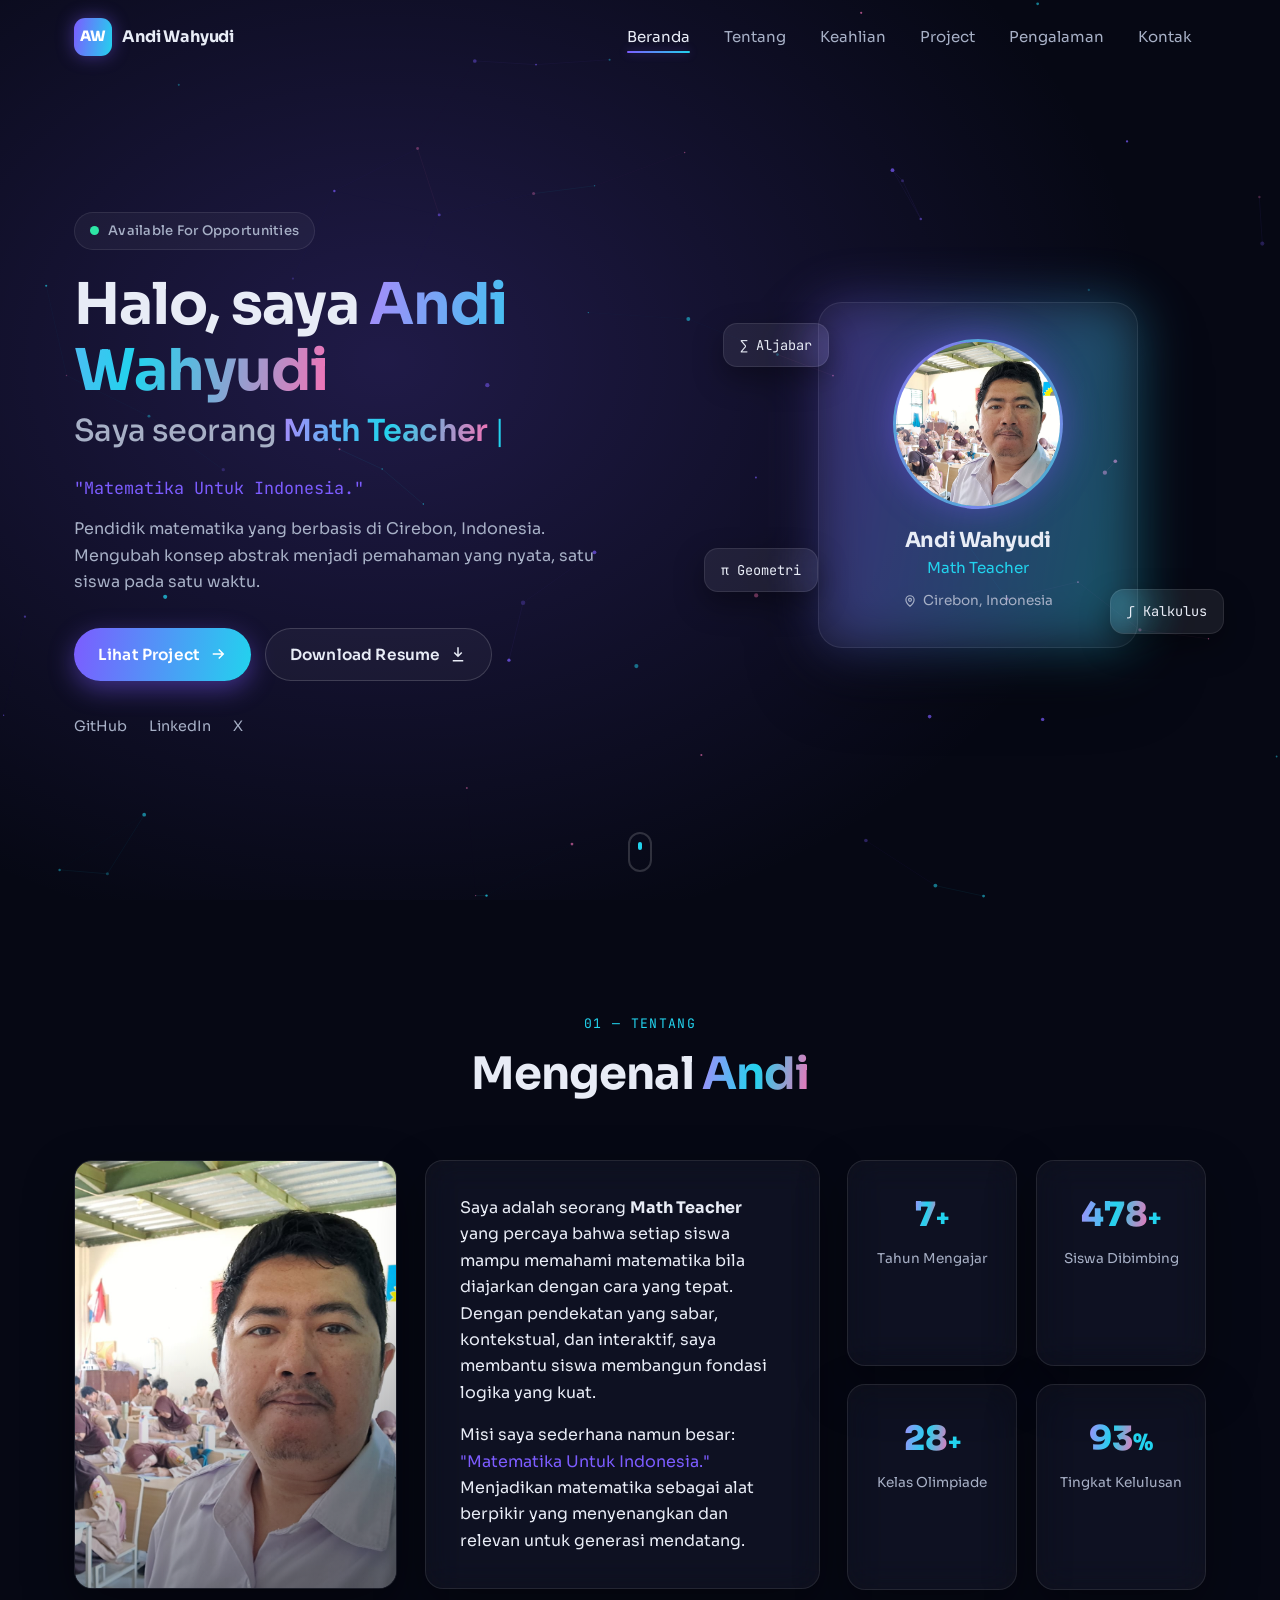
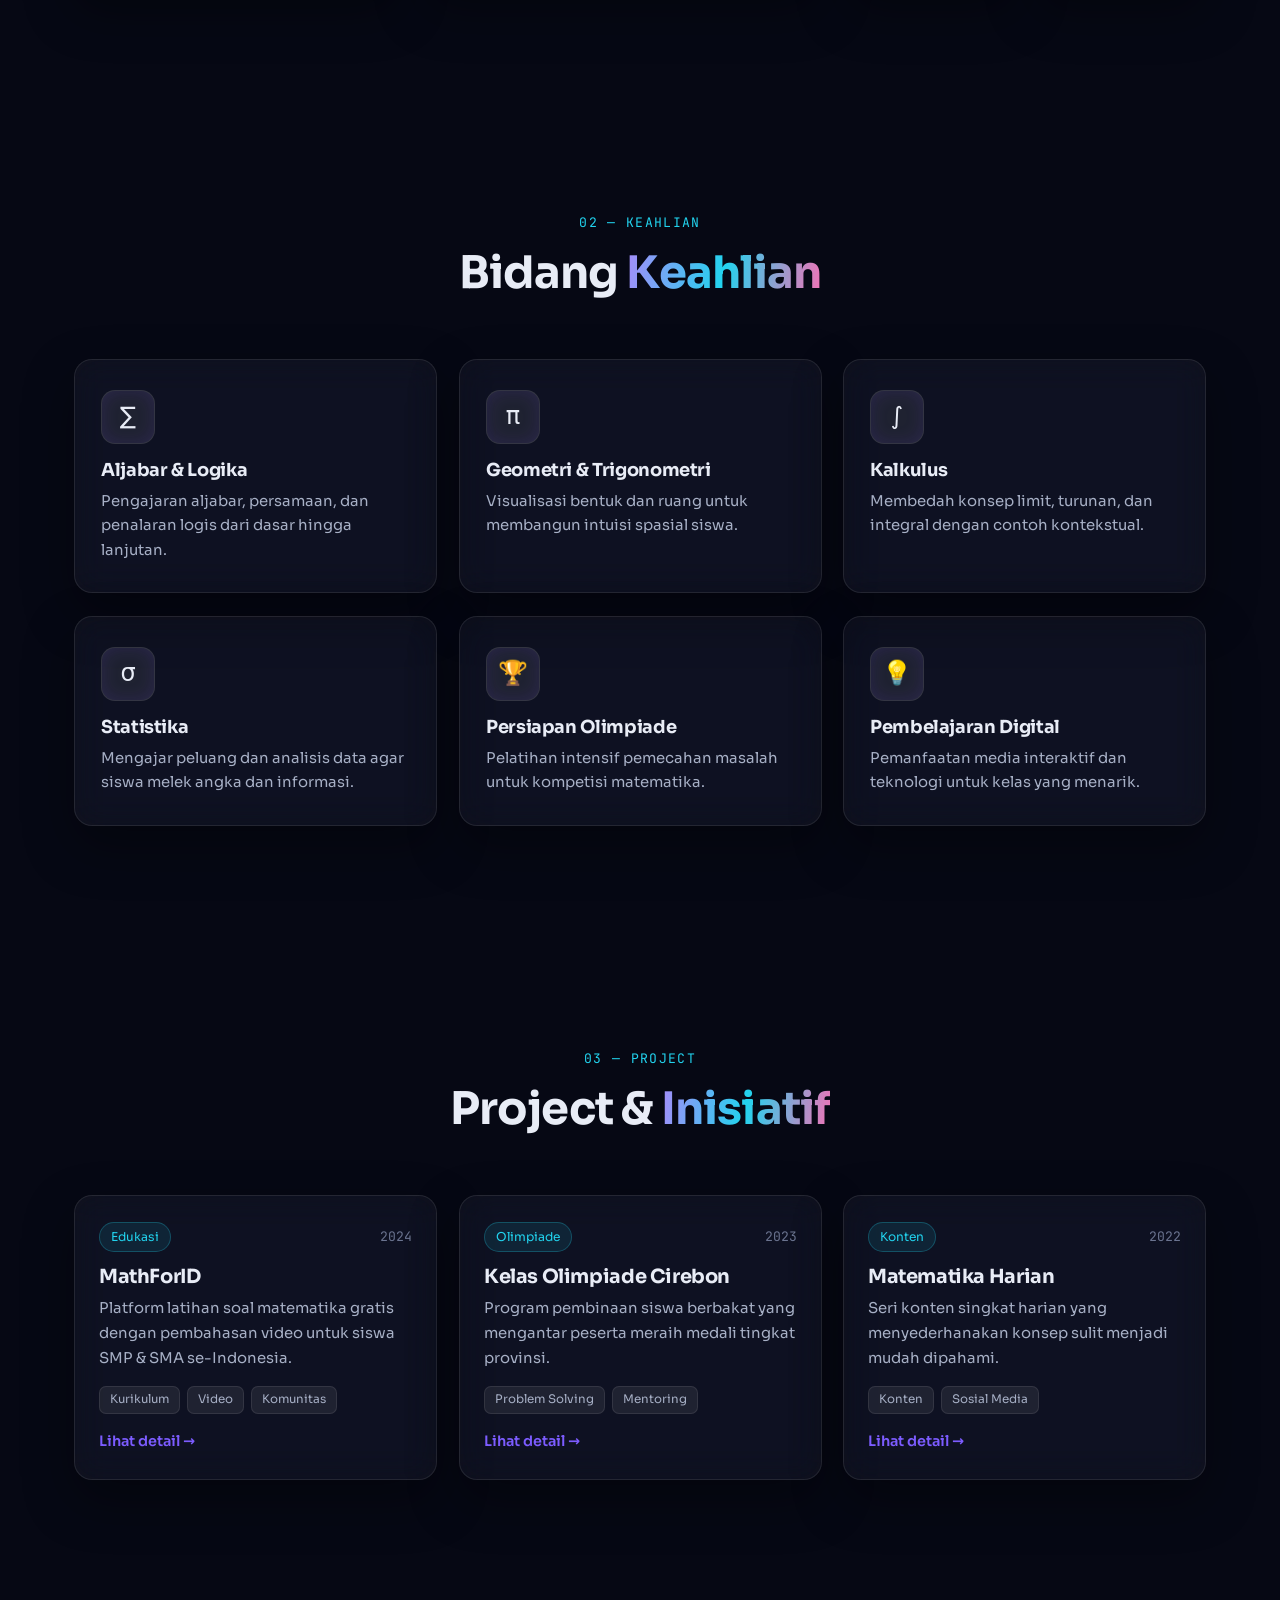
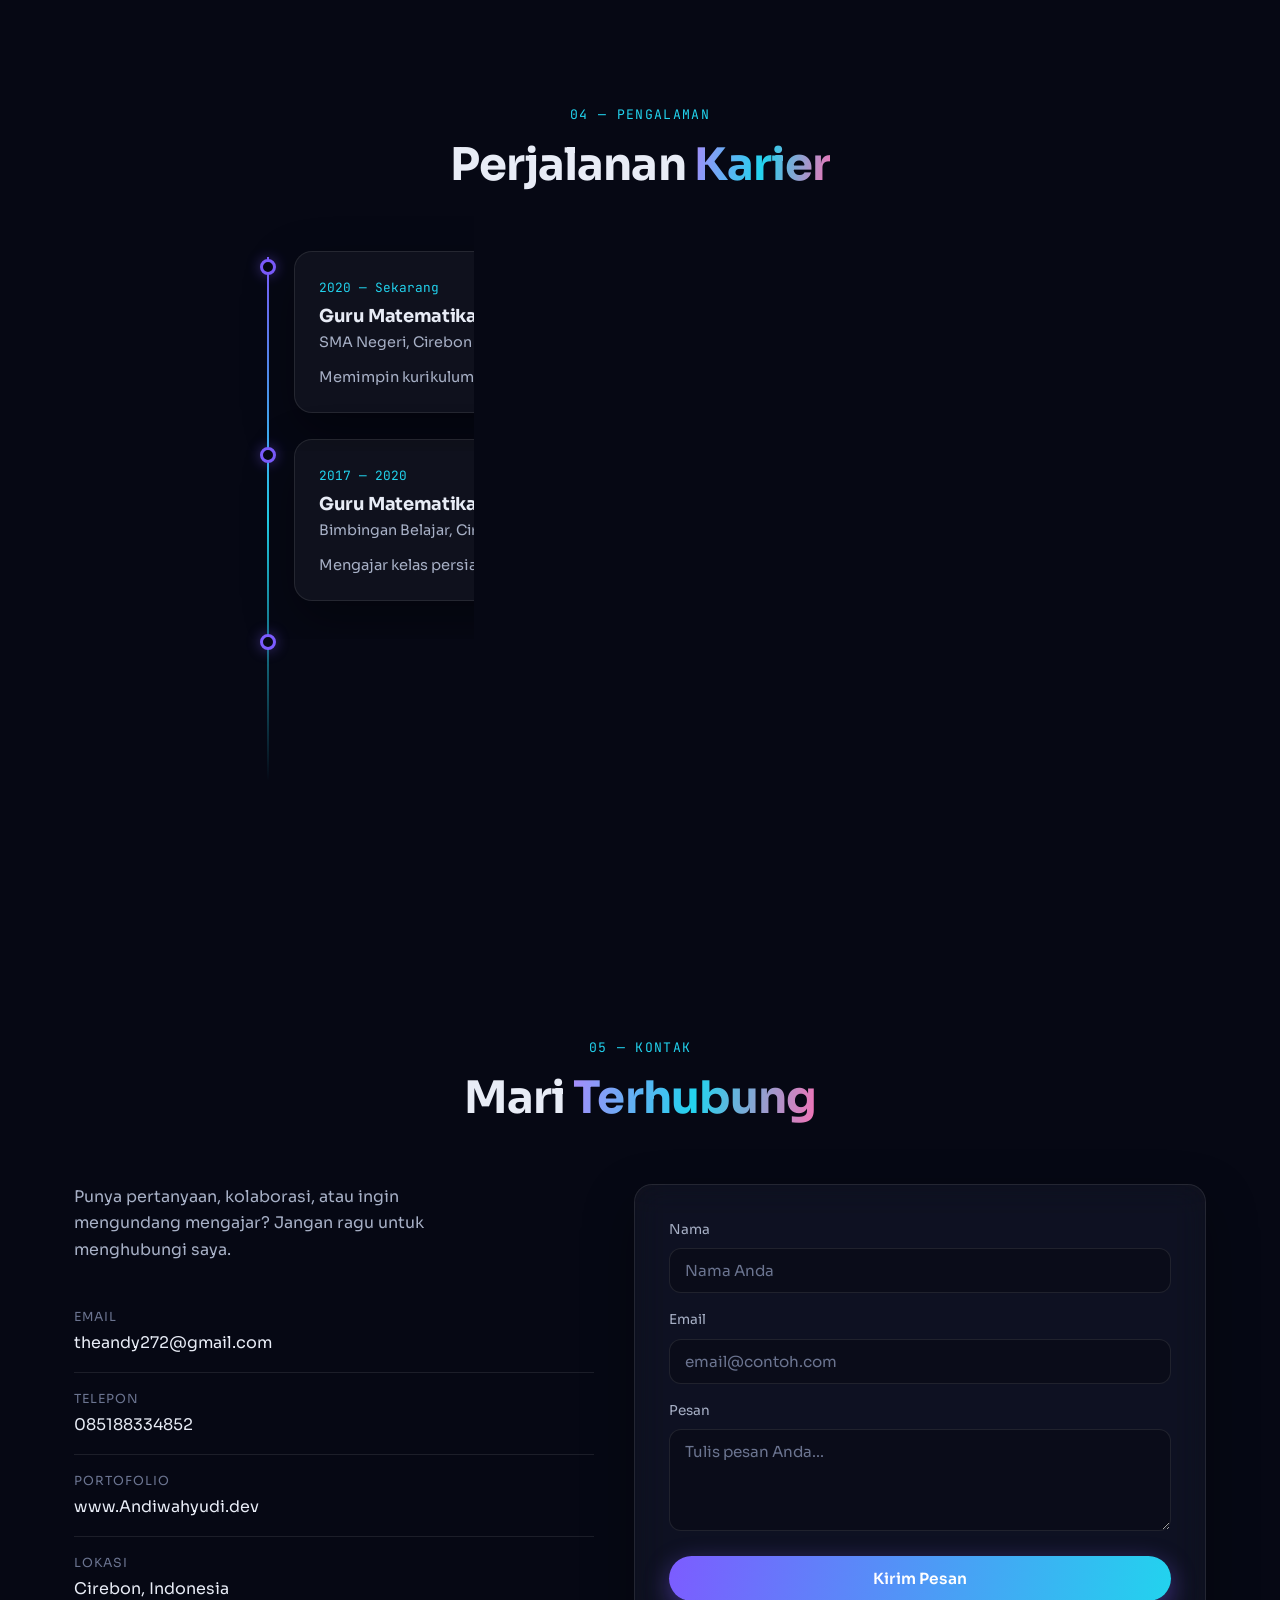
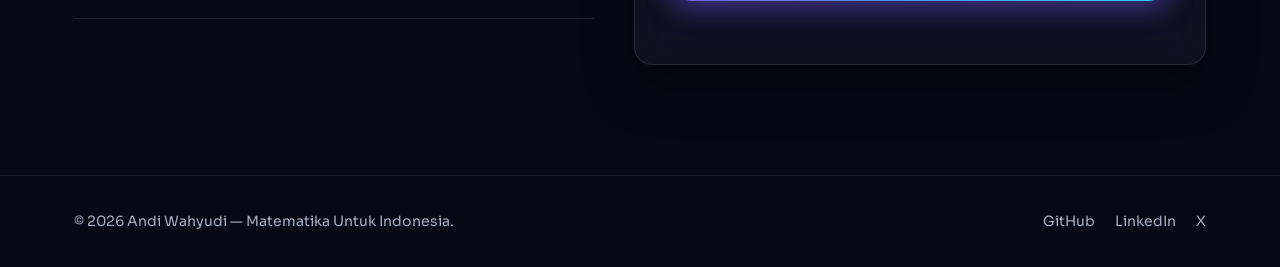
<file: index.html>
<!DOCTYPE html>
<html lang="id">
<head>
    <meta charset="UTF-8" />
    <meta name="viewport" content="width=device-width, initial-scale=1.0" />
    <meta name="description" content="Portofolio Andi Wahyudi — Math Teacher. Matematika Untuk Indonesia." />
    <meta name="author" content="Andi Wahyudi" />
    <title>Andi Wahyudi — Math Teacher</title>
    <link rel="icon" type="image/svg+xml" href="assets/avatar.svg" />

    <!-- Google Fonts -->
    <link rel="preconnect" href="https://fonts.googleapis.com" />
    <link rel="preconnect" href="https://fonts.gstatic.com" crossorigin />
    <link href="https://fonts.googleapis.com/css2?family=Sora:wght@300;400;500;600;700;800&family=JetBrains+Mono:wght@400;500&display=swap" rel="stylesheet" />

    <!-- Styles -->
    <link rel="stylesheet" href="css/base.css" />
    <link rel="stylesheet" href="css/components.css" />
    <link rel="stylesheet" href="css/sections.css" />
    <link rel="stylesheet" href="css/responsive.css" />
</head>
<body>
    <!-- Animated gradient background + particles -->
    <div class="bg-gradient" aria-hidden="true"></div>
    <canvas id="particles" class="particles" aria-hidden="true"></canvas>

    <!-- ===== Navbar ===== -->
    <header class="navbar" id="navbar">
        <nav class="nav container">
            <a href="#hero" class="nav__brand">
                <span class="nav__brand-mark">AW</span>
                <span class="nav__brand-text">Andi Wahyudi</span>
            </a>

            <ul class="nav__menu" id="navMenu">
                <li><a href="#hero" class="nav__link is-active">Beranda</a></li>
                <li><a href="#about" class="nav__link">Tentang</a></li>
                <li><a href="#skills" class="nav__link">Keahlian</a></li>
                <li><a href="#projects" class="nav__link">Project</a></li>
                <li><a href="#experience" class="nav__link">Pengalaman</a></li>
                <li><a href="#contact" class="nav__link">Kontak</a></li>
            </ul>

            <button class="nav__toggle" id="navToggle" aria-label="Buka menu" aria-expanded="false">
                <span></span><span></span><span></span>
            </button>
        </nav>
    </header>

    <main>
        <!-- ===== Hero ===== -->
        <section class="hero" id="hero">
            <div class="container hero__inner">
                <div class="hero__content reveal">
                    <span class="badge">
                        <span class="badge__dot"></span>
                        Available for opportunities
                    </span>

                    <h1 class="hero__title">
                        Halo, saya <span class="gradient-text">Andi Wahyudi</span>
                    </h1>

                    <h2 class="hero__typed">
                        <span class="hero__typed-prefix">Saya seorang </span>
                        <span class="typewriter" id="typewriter"></span>
                        <span class="caret">|</span>
                    </h2>

                    <p class="hero__tagline">"Matematika Untuk Indonesia."</p>

                    <p class="hero__desc">
                        Pendidik matematika yang berbasis di Cirebon, Indonesia. Mengubah
                        konsep abstrak menjadi pemahaman yang nyata, satu siswa pada satu waktu.
                    </p>

                    <div class="hero__actions">
                        <a href="#projects" class="btn btn--primary">
                            Lihat Project
                            <svg width="18" height="18" viewBox="0 0 24 24" fill="none" stroke="currentColor" stroke-width="2"><path d="M5 12h14M13 6l6 6-6 6"/></svg>
                        </a>
                        <a href="assets/andi-wahyudi-resume.pdf" class="btn btn--ghost" download>
                            Download Resume
                            <svg width="18" height="18" viewBox="0 0 24 24" fill="none" stroke="currentColor" stroke-width="2"><path d="M12 3v12M7 10l5 5 5-5M5 21h14"/></svg>
                        </a>
                    </div>

                    <ul class="hero__socials">
                        <li><a href="https://github.com/Andiwahyudidev" target="_blank" rel="noopener" aria-label="GitHub">GitHub</a></li>
                        <li><a href="https://linkedin.com/in/andiwahyudidev" target="_blank" rel="noopener" aria-label="LinkedIn">LinkedIn</a></li>
                        <li><a href="https://x.com/andiwahyudidev" target="_blank" rel="noopener" aria-label="Twitter / X">X</a></li>
                    </ul>
                </div>

                <div class="hero__visual reveal">
                    <div class="profile-card float">
                        <div class="profile-card__glow"></div>
                        <div class="profile-card__photo" aria-label="Foto profil Andi Wahyudi">
                            <img src="Aset/WhatsApp Image 2026-09-28 at 09.07.23 (2).jpeg" alt="Foto profil Andi Wahyudi" loading="lazy" />
                        </div>
                        <div class="profile-card__info">
                            <h3>Andi Wahyudi</h3>
                            <p>Math Teacher</p>
                            <span class="profile-card__loc">
                                <svg width="14" height="14" viewBox="0 0 24 24" fill="none" stroke="currentColor" stroke-width="2"><path d="M12 21s-7-5.5-7-11a7 7 0 1 1 14 0c0 5.5-7 11-7 11z"/><circle cx="12" cy="10" r="2.5"/></svg>
                                Cirebon, Indonesia
                            </span>
                        </div>
                    </div>

                    <div class="floating-chip chip--1 float">∑ Aljabar</div>
                    <div class="floating-chip chip--2 float">π Geometri</div>
                    <div class="floating-chip chip--3 float">∫ Kalkulus</div>
                </div>
            </div>

            <a href="#about" class="scroll-cue" aria-label="Gulir ke bawah">
                <span class="scroll-cue__mouse"></span>
            </a>
        </section>

        <!-- ===== About ===== -->
        <section class="section" id="about">
            <div class="container">
                <div class="section__head reveal">
                    <span class="section__eyebrow">01 — Tentang</span>
                    <h2 class="section__title">Mengenal <span class="gradient-text">Andi</span></h2>
                </div>

                <div class="about__grid">
                    <div class="about__photo reveal">
                        <div class="about__photo-frame">
                            <img src="Aset/WhatsApp Image 2026-09-28 at 09.07.23 (2).jpeg" alt="Andi Wahyudi mengajar di kelas" loading="lazy" />
                        </div>
                    </div>

                    <div class="glass about__bio reveal">
                        <p>
                            Saya adalah seorang <strong>Math Teacher</strong> yang percaya bahwa setiap
                            siswa mampu memahami matematika bila diajarkan dengan cara yang tepat.
                            Dengan pendekatan yang sabar, kontekstual, dan interaktif, saya membantu
                            siswa membangun fondasi logika yang kuat.
                        </p>
                        <p>
                            Misi saya sederhana namun besar: <em>"Matematika Untuk Indonesia."</em>
                            Menjadikan matematika sebagai alat berpikir yang menyenangkan dan relevan
                            untuk generasi mendatang.
                        </p>
                    </div>

                    <div class="about__stats">
                        <div class="glass stat reveal">
                            <span class="stat__num" data-count="8">0</span><span class="stat__plus">+</span>
                            <span class="stat__label">Tahun Mengajar</span>
                        </div>
                        <div class="glass stat reveal">
                            <span class="stat__num" data-count="500">0</span><span class="stat__plus">+</span>
                            <span class="stat__label">Siswa Dibimbing</span>
                        </div>
                        <div class="glass stat reveal">
                            <span class="stat__num" data-count="30">0</span><span class="stat__plus">+</span>
                            <span class="stat__label">Kelas Olimpiade</span>
                        </div>
                        <div class="glass stat reveal">
                            <span class="stat__num" data-count="98">0</span><span class="stat__plus">%</span>
                            <span class="stat__label">Tingkat Kelulusan</span>
                        </div>
                    </div>
                </div>
            </div>
        </section>

        <!-- ===== Skills ===== -->
        <section class="section" id="skills">
            <div class="container">
                <div class="section__head reveal">
                    <span class="section__eyebrow">02 — Keahlian</span>
                    <h2 class="section__title">Bidang <span class="gradient-text">Keahlian</span></h2>
                </div>

                <div class="skills__grid">
                    <article class="glass skill-card reveal">
                        <div class="skill-card__icon">∑</div>
                        <h3>Aljabar &amp; Logika</h3>
                        <p>Pengajaran aljabar, persamaan, dan penalaran logis dari dasar hingga lanjutan.</p>
                    </article>
                    <article class="glass skill-card reveal">
                        <div class="skill-card__icon">π</div>
                        <h3>Geometri &amp; Trigonometri</h3>
                        <p>Visualisasi bentuk dan ruang untuk membangun intuisi spasial siswa.</p>
                    </article>
                    <article class="glass skill-card reveal">
                        <div class="skill-card__icon">∫</div>
                        <h3>Kalkulus</h3>
                        <p>Membedah konsep limit, turunan, dan integral dengan contoh kontekstual.</p>
                    </article>
                    <article class="glass skill-card reveal">
                        <div class="skill-card__icon">σ</div>
                        <h3>Statistika</h3>
                        <p>Mengajar peluang dan analisis data agar siswa melek angka dan informasi.</p>
                    </article>
                    <article class="glass skill-card reveal">
                        <div class="skill-card__icon">🏆</div>
                        <h3>Persiapan Olimpiade</h3>
                        <p>Pelatihan intensif pemecahan masalah untuk kompetisi matematika.</p>
                    </article>
                    <article class="glass skill-card reveal">
                        <div class="skill-card__icon">💡</div>
                        <h3>Pembelajaran Digital</h3>
                        <p>Pemanfaatan media interaktif dan teknologi untuk kelas yang menarik.</p>
                    </article>
                </div>
            </div>
        </section>

        <!-- ===== Projects ===== -->
        <section class="section" id="projects">
            <div class="container">
                <div class="section__head reveal">
                    <span class="section__eyebrow">03 — Project</span>
                    <h2 class="section__title">Project &amp; <span class="gradient-text">Inisiatif</span></h2>
                </div>

                <div class="projects__grid">
                    <article class="glass project-card reveal">
                        <div class="project-card__top">
                            <span class="project-card__tag">Edukasi</span>
                            <span class="project-card__year">2024</span>
                        </div>
                        <h3>MathForID</h3>
                        <p>Platform latihan soal matematika gratis dengan pembahasan video untuk siswa SMP &amp; SMA se-Indonesia.</p>
                        <div class="project-card__stack">
                            <span>Kurikulum</span><span>Video</span><span>Komunitas</span>
                        </div>
                        <a href="#" class="project-card__link">Lihat detail →</a>
                    </article>

                    <article class="glass project-card reveal">
                        <div class="project-card__top">
                            <span class="project-card__tag">Olimpiade</span>
                            <span class="project-card__year">2023</span>
                        </div>
                        <h3>Kelas Olimpiade Cirebon</h3>
                        <p>Program pembinaan siswa berbakat yang mengantar peserta meraih medali tingkat provinsi.</p>
                        <div class="project-card__stack">
                            <span>Problem Solving</span><span>Mentoring</span>
                        </div>
                        <a href="#" class="project-card__link">Lihat detail →</a>
                    </article>

                    <article class="glass project-card reveal">
                        <div class="project-card__top">
                            <span class="project-card__tag">Konten</span>
                            <span class="project-card__year">2022</span>
                        </div>
                        <h3>Matematika Harian</h3>
                        <p>Seri konten singkat harian yang menyederhanakan konsep sulit menjadi mudah dipahami.</p>
                        <div class="project-card__stack">
                            <span>Konten</span><span>Sosial Media</span>
                        </div>
                        <a href="#" class="project-card__link">Lihat detail →</a>
                    </article>
                </div>
            </div>
        </section>

        <!-- ===== Experience ===== -->
        <section class="section" id="experience">
            <div class="container">
                <div class="section__head reveal">
                    <span class="section__eyebrow">04 — Pengalaman</span>
                    <h2 class="section__title">Perjalanan <span class="gradient-text">Karier</span></h2>
                </div>

                <div class="timeline">
                    <div class="timeline__item reveal">
                        <div class="timeline__dot"></div>
                        <div class="glass timeline__card">
                            <span class="timeline__period">2020 — Sekarang</span>
                            <h3>Guru Matematika Senior</h3>
                            <span class="timeline__org">SMA Negeri, Cirebon</span>
                            <p>Memimpin kurikulum matematika dan membimbing tim pengajar junior.</p>
                        </div>
                    </div>
                    <div class="timeline__item reveal">
                        <div class="timeline__dot"></div>
                        <div class="glass timeline__card">
                            <span class="timeline__period">2017 — 2020</span>
                            <h3>Guru Matematika</h3>
                            <span class="timeline__org">Bimbingan Belajar, Cirebon</span>
                            <p>Mengajar kelas persiapan ujian dengan tingkat kelulusan tinggi.</p>
                        </div>
                    </div>
                    <div class="timeline__item reveal">
                        <div class="timeline__dot"></div>
                        <div class="glass timeline__card">
                            <span class="timeline__period">2016 — 2017</span>
                            <h3>Asisten Pengajar</h3>
                            <span class="timeline__org">Universitas, Jawa Barat</span>
                            <p>Mendampingi perkuliahan kalkulus dan aljabar linear.</p>
                        </div>
                    </div>
                </div>
            </div>
        </section>

        <!-- ===== Contact ===== -->
        <section class="section" id="contact">
            <div class="container">
                <div class="section__head reveal">
                    <span class="section__eyebrow">05 — Kontak</span>
                    <h2 class="section__title">Mari <span class="gradient-text">Terhubung</span></h2>
                </div>

                <div class="contact__grid">
                    <div class="contact__info reveal">
                        <p class="contact__lead">
                            Punya pertanyaan, kolaborasi, atau ingin mengundang mengajar?
                            Jangan ragu untuk menghubungi saya.
                        </p>
                        <ul class="contact__list">
                            <li>
                                <span class="contact__k">Email</span>
                                <a href="mailto:theandy272@gmail.com">theandy272@gmail.com</a>
                            </li>
                            <li>
                                <span class="contact__k">Telepon</span>
                                <a href="tel:+6285188334852">085188334852</a>
                            </li>
                            <li>
                                <span class="contact__k">Portofolio</span>
                                <a href="https://www.Andiwahyudi.dev" target="_blank" rel="noopener">www.Andiwahyudi.dev</a>
                            </li>
                            <li>
                                <span class="contact__k">Lokasi</span>
                                <span>Cirebon, Indonesia</span>
                            </li>
                        </ul>
                    </div>

                    <form class="glass contact__form reveal" id="contactForm" novalidate>
                        <div class="field">
                            <label for="name">Nama</label>
                            <input type="text" id="name" name="name" placeholder="Nama Anda" required />
                        </div>
                        <div class="field">
                            <label for="email">Email</label>
                            <input type="email" id="email" name="email" placeholder="email@contoh.com" required />
                        </div>
                        <div class="field">
                            <label for="message">Pesan</label>
                            <textarea id="message" name="message" rows="4" placeholder="Tulis pesan Anda..." required></textarea>
                        </div>
                        <button type="submit" class="btn btn--primary btn--block">Kirim Pesan</button>
                        <p class="form-status" id="formStatus" role="status"></p>
                    </form>
                </div>
            </div>
        </section>
    </main>

    <!-- ===== Footer ===== -->
    <footer class="footer">
        <div class="container footer__inner">
            <span>© <span id="year"></span> Andi Wahyudi — Matematika Untuk Indonesia.</span>
            <div class="footer__socials">
                <a href="https://github.com/Andiwahyudidev" target="_blank" rel="noopener">GitHub</a>
                <a href="https://linkedin.com/in/andiwahyudidev" target="_blank" rel="noopener">LinkedIn</a>
                <a href="https://x.com/andiwahyudidev" target="_blank" rel="noopener">X</a>
            </div>
        </div>
    </footer>

    <!-- Scripts -->
    <script src="js/particles.js" defer></script>
    <script src="js/main.js" defer></script>
</body>
</html>
</file>
<file: css/base.css>
/* ============================================================
   base.css — Design tokens, reset, background & typography
   ============================================================ */

:root {
    /* Palette — dark modern developer theme */
    --bg-900: #060814;
    --bg-800: #0a0e1f;
    --bg-700: #0f1428;
    --surface: rgba(255, 255, 255, 0.04);
    --surface-strong: rgba(255, 255, 255, 0.07);
    --border: rgba(255, 255, 255, 0.09);
    --border-strong: rgba(255, 255, 255, 0.16);

    /* Text */
    --text: #e8ecf6;
    --text-soft: #a7b0c6;
    --text-dim: #6b7490;

    /* Accents (soft glow) */
    --accent: #7c5cff;      /* violet */
    --accent-2: #22d3ee;    /* cyan   */
    --accent-3: #f472b6;    /* pink   */
    --glow: rgba(124, 92, 255, 0.45);
    --glow-cyan: rgba(34, 211, 238, 0.35);

    /* Gradients */
    --grad-text: linear-gradient(100deg, #a78bfa 0%, #22d3ee 50%, #f472b6 100%);
    --grad-btn: linear-gradient(100deg, #7c5cff 0%, #22d3ee 100%);

    /* Layout */
    --maxw: 1180px;
    --radius: 18px;
    --radius-sm: 12px;

    /* Motion */
    --ease: cubic-bezier(0.22, 1, 0.36, 1);
    --dur: 0.5s;

    /* Fonts */
    --font: "Sora", system-ui, -apple-system, "Segoe UI", Roboto, sans-serif;
    --mono: "JetBrains Mono", ui-monospace, "SF Mono", Menlo, monospace;
}

*,
*::before,
*::after {
    margin: 0;
    padding: 0;
    box-sizing: border-box;
}

html {
    scroll-behavior: smooth;
    scroll-padding-top: 90px;
}

body {
    font-family: var(--font);
    background: var(--bg-900);
    color: var(--text);
    line-height: 1.65;
    overflow-x: hidden;
    -webkit-font-smoothing: antialiased;
    text-rendering: optimizeLegibility;
}

img {
    max-width: 100%;
    display: block;
}

a {
    color: inherit;
    text-decoration: none;
}

ul {
    list-style: none;
}

button {
    font-family: inherit;
    cursor: pointer;
    border: none;
    background: none;
    color: inherit;
}

::selection {
    background: var(--accent);
    color: #fff;
}

/* ---- Layout helpers ---- */
.container {
    width: 100%;
    max-width: var(--maxw);
    margin-inline: auto;
    padding-inline: 24px;
}

.gradient-text {
    background: var(--grad-text);
    -webkit-background-clip: text;
    background-clip: text;
    -webkit-text-fill-color: transparent;
    color: transparent;
}

/* ---- Animated gradient background ---- */
.bg-gradient {
    position: fixed;
    inset: 0;
    z-index: -2;
    background:
        radial-gradient(50% 55% at 15% 20%, rgba(124, 92, 255, 0.22), transparent 60%),
        radial-gradient(45% 50% at 85% 15%, rgba(34, 211, 238, 0.18), transparent 60%),
        radial-gradient(55% 60% at 70% 90%, rgba(244, 114, 182, 0.15), transparent 60%),
        var(--bg-900);
    background-size: 200% 200%, 200% 200%, 200% 200%, 100% 100%;
    animation: gradientShift 18s var(--ease) infinite alternate;
}

@keyframes gradientShift {
    0%   { background-position: 0% 0%, 100% 0%, 50% 100%, 0 0; }
    50%  { background-position: 50% 50%, 50% 40%, 20% 60%, 0 0; }
    100% { background-position: 100% 100%, 0% 100%, 80% 10%, 0 0; }
}

.particles {
    position: fixed;
    inset: 0;
    z-index: -1;
    pointer-events: none;
}

/* ---- Typography scale ---- */
h1, h2, h3 {
    line-height: 1.15;
    font-weight: 700;
    letter-spacing: -0.02em;
}

/* ---- Scroll reveal base ---- */
.reveal {
    opacity: 0;
    transform: translateY(28px);
    transition: opacity 0.7s var(--ease), transform 0.7s var(--ease);
    will-change: opacity, transform;
}

.reveal.is-visible {
    opacity: 1;
    transform: none;
}

/* ---- Floating animation ---- */
.float {
    animation: floaty 6s ease-in-out infinite;
}

@keyframes floaty {
    0%, 100% { transform: translateY(0); }
    50%      { transform: translateY(-14px); }
}

/* ---- Reduced motion ---- */
@media (prefers-reduced-motion: reduce) {
    html { scroll-behavior: auto; }
    *, *::before, *::after {
        animation-duration: 0.001ms !important;
        animation-iteration-count: 1 !important;
        transition-duration: 0.001ms !important;
    }
    .reveal { opacity: 1; transform: none; }
}
</file>
<file: css/components.css>
/* ============================================================
   components.css — Reusable UI: navbar, buttons, glass, badges
   ============================================================ */

/* ---- Glassmorphism surface ---- */
.glass {
    background: var(--surface);
    border: 1px solid var(--border);
    border-radius: var(--radius);
    backdrop-filter: blur(16px) saturate(140%);
    -webkit-backdrop-filter: blur(16px) saturate(140%);
    box-shadow: 0 20px 50px rgba(0, 0, 0, 0.35);
    transition: transform var(--dur) var(--ease),
                border-color var(--dur) var(--ease),
                box-shadow var(--dur) var(--ease);
}

/* ---- Navbar ---- */
.navbar {
    position: fixed;
    inset: 0 0 auto 0;
    z-index: 100;
    transition: background 0.4s var(--ease), border-color 0.4s var(--ease),
                box-shadow 0.4s var(--ease);
    border-bottom: 1px solid transparent;
}

.navbar.is-scrolled {
    background: rgba(6, 8, 20, 0.72);
    backdrop-filter: blur(18px);
    -webkit-backdrop-filter: blur(18px);
    border-bottom: 1px solid var(--border);
    box-shadow: 0 10px 30px rgba(0, 0, 0, 0.3);
}

.nav {
    display: flex;
    align-items: center;
    justify-content: space-between;
    height: 74px;
}

.nav__brand {
    display: flex;
    align-items: center;
    gap: 10px;
    font-weight: 700;
    letter-spacing: -0.01em;
}

.nav__brand-mark {
    display: grid;
    place-items: center;
    width: 38px;
    height: 38px;
    border-radius: 11px;
    font-size: 0.9rem;
    font-weight: 800;
    color: #fff;
    background: var(--grad-btn);
    box-shadow: 0 0 18px var(--glow);
}

.nav__menu {
    display: flex;
    gap: 6px;
}

.nav__link {
    position: relative;
    padding: 9px 14px;
    border-radius: 10px;
    font-size: 0.94rem;
    color: var(--text-soft);
    transition: color 0.3s var(--ease), background 0.3s var(--ease);
}

.nav__link:hover { color: var(--text); background: var(--surface); }

.nav__link.is-active {
    color: var(--text);
}

.nav__link.is-active::after {
    content: "";
    position: absolute;
    left: 14px;
    right: 14px;
    bottom: 2px;
    height: 2px;
    border-radius: 2px;
    background: var(--grad-btn);
    box-shadow: 0 0 10px var(--glow);
}

.nav__toggle {
    display: none;
    flex-direction: column;
    gap: 5px;
    padding: 8px;
}

.nav__toggle span {
    width: 24px;
    height: 2px;
    background: var(--text);
    border-radius: 2px;
    transition: transform 0.3s var(--ease), opacity 0.3s var(--ease);
}

.nav__toggle.is-open span:nth-child(1) { transform: translateY(7px) rotate(45deg); }
.nav__toggle.is-open span:nth-child(2) { opacity: 0; }
.nav__toggle.is-open span:nth-child(3) { transform: translateY(-7px) rotate(-45deg); }

/* ---- Buttons ---- */
.btn {
    display: inline-flex;
    align-items: center;
    justify-content: center;
    gap: 9px;
    padding: 13px 24px;
    border-radius: 999px;
    font-size: 0.96rem;
    font-weight: 600;
    letter-spacing: 0.01em;
    transition: transform 0.3s var(--ease), box-shadow 0.3s var(--ease),
                background 0.3s var(--ease), border-color 0.3s var(--ease);
}

.btn svg { transition: transform 0.3s var(--ease); }
.btn:hover svg { transform: translateX(3px); }

.btn--primary {
    color: #fff;
    background: var(--grad-btn);
    box-shadow: 0 8px 26px var(--glow);
}

.btn--primary:hover {
    transform: translateY(-3px);
    box-shadow: 0 14px 38px var(--glow), 0 0 24px var(--glow-cyan);
}

.btn--ghost {
    color: var(--text);
    background: var(--surface);
    border: 1px solid var(--border-strong);
}

.btn--ghost:hover {
    transform: translateY(-3px);
    border-color: var(--accent);
    box-shadow: 0 10px 30px rgba(124, 92, 255, 0.2);
}

.btn--block { width: 100%; }

/* ---- Badge (availability) ---- */
.badge {
    display: inline-flex;
    align-items: center;
    gap: 9px;
    padding: 7px 15px;
    border-radius: 999px;
    font-size: 0.82rem;
    font-weight: 500;
    letter-spacing: 0.02em;
    color: var(--text-soft);
    background: var(--surface);
    border: 1px solid var(--border);
    text-transform: capitalize;
}

.badge__dot {
    width: 9px;
    height: 9px;
    border-radius: 50%;
    background: #2ee6a6;
    box-shadow: 0 0 0 0 rgba(46, 230, 166, 0.6);
    animation: pulse 2s infinite;
}

@keyframes pulse {
    0%   { box-shadow: 0 0 0 0 rgba(46, 230, 166, 0.55); }
    70%  { box-shadow: 0 0 0 9px rgba(46, 230, 166, 0); }
    100% { box-shadow: 0 0 0 0 rgba(46, 230, 166, 0); }
}

/* ---- Floating chips ---- */
.floating-chip {
    position: absolute;
    padding: 10px 16px;
    border-radius: 14px;
    font-family: var(--mono);
    font-size: 0.85rem;
    color: var(--text);
    background: var(--surface-strong);
    border: 1px solid var(--border);
    backdrop-filter: blur(12px);
    -webkit-backdrop-filter: blur(12px);
    box-shadow: 0 12px 30px rgba(0, 0, 0, 0.35);
}

.chip--1 { top: 6%; left: -6%; animation-delay: 0s; }
.chip--2 { bottom: 16%; left: -10%; animation-delay: 1.4s; }
.chip--3 { bottom: 4%; right: -4%; animation-delay: 2.6s; }

/* ---- Form fields ---- */
.field { margin-bottom: 16px; text-align: left; }

.field label {
    display: block;
    margin-bottom: 7px;
    font-size: 0.85rem;
    color: var(--text-soft);
}

.field input,
.field textarea {
    width: 100%;
    padding: 12px 15px;
    border-radius: var(--radius-sm);
    font-family: inherit;
    font-size: 0.95rem;
    color: var(--text);
    background: rgba(0, 0, 0, 0.25);
    border: 1px solid var(--border);
    transition: border-color 0.3s var(--ease), box-shadow 0.3s var(--ease);
    resize: vertical;
}

.field input::placeholder,
.field textarea::placeholder { color: var(--text-dim); }

.field input:focus,
.field textarea:focus {
    outline: none;
    border-color: var(--accent);
    box-shadow: 0 0 0 3px rgba(124, 92, 255, 0.18);
}

.form-status {
    margin-top: 12px;
    font-size: 0.88rem;
    color: var(--accent-2);
    min-height: 1.2em;
}
</file>
<file: css/sections.css>
/* ============================================================
   sections.css — Hero, About, Skills, Projects, Timeline, Contact, Footer
   ============================================================ */

/* ---- Section shell ---- */
.section {
    padding: 110px 0;
    position: relative;
}

.section__head {
    text-align: center;
    max-width: 640px;
    margin: 0 auto 60px;
}

.section__eyebrow {
    display: inline-block;
    font-family: var(--mono);
    font-size: 0.82rem;
    letter-spacing: 0.1em;
    color: var(--accent-2);
    text-transform: uppercase;
    margin-bottom: 14px;
}

.section__title {
    font-size: clamp(1.9rem, 4vw, 2.8rem);
}

/* ============================= HERO ============================= */
.hero {
    position: relative;
    min-height: 100vh;
    display: flex;
    align-items: center;
    padding-top: 110px;
    padding-bottom: 60px;
}

.hero__inner {
    display: grid;
    grid-template-columns: 1.15fr 0.85fr;
    gap: 60px;
    align-items: center;
}

.hero__title {
    font-size: clamp(2.2rem, 5.2vw, 3.6rem);
    margin: 22px 0 10px;
}

.hero__typed {
    font-size: clamp(1.3rem, 3vw, 1.9rem);
    font-weight: 600;
    color: var(--text);
    min-height: 1.4em;
}

.hero__typed-prefix { color: var(--text-soft); font-weight: 500; }

.typewriter {
    background: var(--grad-text);
    -webkit-background-clip: text;
    background-clip: text;
    -webkit-text-fill-color: transparent;
    color: transparent;
}

.caret {
    color: var(--accent-2);
    font-weight: 300;
    animation: blink 1s step-end infinite;
}

@keyframes blink { 50% { opacity: 0; } }

.hero__tagline {
    margin-top: 18px;
    font-family: var(--mono);
    font-size: 1.05rem;
    color: var(--accent);
}

.hero__desc {
    margin-top: 14px;
    max-width: 520px;
    color: var(--text-soft);
}

.hero__actions {
    display: flex;
    flex-wrap: wrap;
    gap: 14px;
    margin-top: 32px;
}

.hero__socials {
    display: flex;
    gap: 22px;
    margin-top: 34px;
    font-size: 0.9rem;
}

.hero__socials a {
    color: var(--text-soft);
    position: relative;
    transition: color 0.3s var(--ease);
}

.hero__socials a::after {
    content: "";
    position: absolute;
    left: 0; bottom: -4px;
    width: 0; height: 1.5px;
    background: var(--grad-btn);
    transition: width 0.3s var(--ease);
}

.hero__socials a:hover { color: var(--text); }
.hero__socials a:hover::after { width: 100%; }

/* Hero visual / profile card */
.hero__visual {
    position: relative;
    display: grid;
    place-items: center;
}

.profile-card {
    position: relative;
    width: 320px;
    padding: 36px 30px 30px;
    text-align: center;
    background: var(--surface);
    border: 1px solid var(--border);
    border-radius: 24px;
    backdrop-filter: blur(18px);
    -webkit-backdrop-filter: blur(18px);
    box-shadow: 0 30px 70px rgba(0, 0, 0, 0.45);
}

.profile-card__glow {
    position: absolute;
    inset: -2px;
    border-radius: 26px;
    background: var(--grad-btn);
    filter: blur(26px);
    opacity: 0.35;
    z-index: -1;
}

.profile-card__photo {
    width: 170px;
    height: 170px;
    margin: 0 auto 20px;
    border-radius: 50%;
    overflow: hidden;
    display: grid;
    place-items: center;
    background:
        radial-gradient(circle at 30% 25%, rgba(124, 92, 255, 0.9), rgba(34, 211, 238, 0.7));
    border: 3px solid var(--border-strong);
    box-shadow: 0 0 36px var(--glow);
}

.profile-card__photo img {
    width: 100%;
    height: 100%;
    object-fit: cover;
    object-position: 72% 30%; /* fokuskan ke wajah (sisi kanan foto) */
}

.profile-card__initials {
    font-size: 2.4rem;
    font-weight: 800;
    color: #fff;
}

.profile-card__info h3 { font-size: 1.3rem; }
.profile-card__info p { color: var(--accent-2); font-size: 0.95rem; margin-top: 2px; }

.profile-card__loc {
    display: inline-flex;
    align-items: center;
    gap: 6px;
    margin-top: 10px;
    font-size: 0.85rem;
    color: var(--text-soft);
}

/* Scroll cue */
.scroll-cue {
    position: absolute;
    left: 50%;
    bottom: 28px;
    transform: translateX(-50%);
}

.scroll-cue__mouse {
    display: block;
    width: 24px;
    height: 40px;
    border: 2px solid var(--border-strong);
    border-radius: 14px;
    position: relative;
}

.scroll-cue__mouse::after {
    content: "";
    position: absolute;
    left: 50%;
    top: 8px;
    width: 4px;
    height: 8px;
    margin-left: -2px;
    border-radius: 2px;
    background: var(--accent-2);
    animation: scrollDot 1.6s var(--ease) infinite;
}

@keyframes scrollDot {
    0% { opacity: 0; transform: translateY(0); }
    40% { opacity: 1; }
    100% { opacity: 0; transform: translateY(12px); }
}

/* ============================= ABOUT ============================= */
.about__grid {
    display: grid;
    grid-template-columns: 0.9fr 1.1fr 1fr;
    gap: 28px;
    align-items: stretch;
}

.about__photo { position: relative; }

.about__photo-frame {
    position: relative;
    height: 100%;
    min-height: 280px;
    border-radius: var(--radius);
    overflow: hidden;
    border: 1px solid var(--border);
    box-shadow: 0 20px 50px rgba(0, 0, 0, 0.4);
}

.about__photo-frame::after {
    content: "";
    position: absolute;
    inset: 0;
    background: linear-gradient(160deg, transparent 40%, rgba(6, 8, 20, 0.55));
    pointer-events: none;
}

.about__photo-frame img {
    width: 100%;
    height: 100%;
    object-fit: cover;
    object-position: 70% center;
    transition: transform 0.6s var(--ease);
}

.about__photo-frame:hover img { transform: scale(1.05); }

.about__bio { padding: 34px; }
.about__bio p + p { margin-top: 16px; }
.about__bio strong { color: var(--text); }
.about__bio em { color: var(--accent); font-style: normal; }

.about__stats {
    display: grid;
    grid-template-columns: 1fr 1fr;
    gap: 18px;
}

.stat {
    padding: 26px 20px;
    text-align: center;
    position: relative;
}

.stat:hover { transform: translateY(-5px); border-color: var(--border-strong); }

.stat__num {
    font-size: 2.1rem;
    font-weight: 800;
    background: var(--grad-text);
    -webkit-background-clip: text;
    background-clip: text;
    -webkit-text-fill-color: transparent;
}

.stat__plus {
    font-size: 1.4rem;
    font-weight: 800;
    color: var(--accent-2);
}

.stat__label {
    display: block;
    margin-top: 6px;
    font-size: 0.85rem;
    color: var(--text-soft);
}

/* ============================= SKILLS ============================= */
.skills__grid {
    display: grid;
    grid-template-columns: repeat(3, 1fr);
    gap: 22px;
}

.skill-card { padding: 30px 26px; }

.skill-card:hover {
    transform: translateY(-8px);
    border-color: var(--border-strong);
    box-shadow: 0 26px 60px rgba(0, 0, 0, 0.4), 0 0 30px rgba(124, 92, 255, 0.18);
}

.skill-card__icon {
    width: 54px;
    height: 54px;
    display: grid;
    place-items: center;
    border-radius: 14px;
    font-size: 1.5rem;
    margin-bottom: 16px;
    background: var(--surface-strong);
    border: 1px solid var(--border);
    box-shadow: inset 0 0 18px rgba(124, 92, 255, 0.14);
}

.skill-card h3 { font-size: 1.12rem; margin-bottom: 8px; }
.skill-card p { color: var(--text-soft); font-size: 0.93rem; }

/* ============================= PROJECTS ============================= */
.projects__grid {
    display: grid;
    grid-template-columns: repeat(3, 1fr);
    gap: 22px;
}

.project-card {
    padding: 26px 24px;
    display: flex;
    flex-direction: column;
}

.project-card:hover {
    transform: translateY(-8px);
    border-color: var(--border-strong);
    box-shadow: 0 26px 60px rgba(0, 0, 0, 0.4), 0 0 30px var(--glow-cyan);
}

.project-card__top {
    display: flex;
    justify-content: space-between;
    align-items: center;
    margin-bottom: 14px;
}

.project-card__tag {
    font-size: 0.76rem;
    padding: 4px 11px;
    border-radius: 999px;
    color: var(--accent-2);
    background: rgba(34, 211, 238, 0.1);
    border: 1px solid rgba(34, 211, 238, 0.25);
}

.project-card__year {
    font-family: var(--mono);
    font-size: 0.82rem;
    color: var(--text-dim);
}

.project-card h3 { font-size: 1.22rem; margin-bottom: 8px; }
.project-card p { color: var(--text-soft); font-size: 0.93rem; flex-grow: 1; }

.project-card__stack {
    display: flex;
    flex-wrap: wrap;
    gap: 7px;
    margin: 16px 0;
}

.project-card__stack span {
    font-size: 0.74rem;
    padding: 3px 10px;
    border-radius: 7px;
    color: var(--text-soft);
    background: var(--surface-strong);
    border: 1px solid var(--border);
}

.project-card__link {
    font-size: 0.9rem;
    font-weight: 600;
    color: var(--accent);
    transition: color 0.3s var(--ease), letter-spacing 0.3s var(--ease);
}

.project-card__link:hover { color: var(--accent-2); letter-spacing: 0.02em; }

/* ============================= TIMELINE ============================= */
.timeline {
    position: relative;
    max-width: 760px;
    margin: 0 auto;
    padding-left: 34px;
}

.timeline::before {
    content: "";
    position: absolute;
    left: 7px;
    top: 6px;
    bottom: 6px;
    width: 2px;
    background: linear-gradient(var(--accent), var(--accent-2), transparent);
}

.timeline__item {
    position: relative;
    margin-bottom: 26px;
}

.timeline__dot {
    position: absolute;
    left: -34px;
    top: 8px;
    width: 16px;
    height: 16px;
    border-radius: 50%;
    background: var(--bg-900);
    border: 3px solid var(--accent);
    box-shadow: 0 0 14px var(--glow);
}

.timeline__card { padding: 22px 24px; }
.timeline__card:hover { transform: translateX(6px); border-color: var(--border-strong); }

.timeline__period {
    font-family: var(--mono);
    font-size: 0.8rem;
    color: var(--accent-2);
}

.timeline__card h3 { font-size: 1.12rem; margin: 6px 0 2px; }
.timeline__org { font-size: 0.9rem; color: var(--text-soft); }
.timeline__card p { margin-top: 10px; color: var(--text-soft); font-size: 0.92rem; }

/* ============================= CONTACT ============================= */
.contact__grid {
    display: grid;
    grid-template-columns: 1fr 1.1fr;
    gap: 40px;
    align-items: start;
}

.contact__lead { color: var(--text-soft); margin-bottom: 28px; max-width: 420px; }

.contact__list li {
    display: flex;
    flex-direction: column;
    gap: 2px;
    padding: 16px 0;
    border-bottom: 1px solid var(--border);
}

.contact__k {
    font-size: 0.78rem;
    letter-spacing: 0.08em;
    text-transform: uppercase;
    color: var(--text-dim);
}

.contact__list a { color: var(--text); transition: color 0.3s var(--ease); }
.contact__list a:hover { color: var(--accent-2); }

.contact__form { padding: 34px; }

/* ============================= FOOTER ============================= */
.footer {
    padding: 34px 0;
    border-top: 1px solid var(--border);
    background: rgba(6, 8, 20, 0.5);
}

.footer__inner {
    display: flex;
    align-items: center;
    justify-content: space-between;
    gap: 16px;
    flex-wrap: wrap;
    font-size: 0.88rem;
    color: var(--text-soft);
}

.footer__socials { display: flex; gap: 20px; }
.footer__socials a { transition: color 0.3s var(--ease); }
.footer__socials a:hover { color: var(--accent-2); }
</file>
<file: css/responsive.css>
/* ============================================================
   responsive.css — Breakpoints: Desktop (default) / Tablet / Mobile
   ============================================================ */

/* ---------- Tablet ( <= 980px ) ---------- */
@media (max-width: 980px) {
    .section { padding: 90px 0; }

    .hero__inner {
        grid-template-columns: 1fr;
        text-align: center;
        gap: 48px;
    }

    .hero__desc,
    .hero__tagline { margin-inline: auto; }

    .hero__actions,
    .hero__socials { justify-content: center; }

    .floating-chip { font-size: 0.78rem; }
    .chip--1 { left: 2%; }
    .chip--2 { left: 0; }
    .chip--3 { right: 0; }

    .about__grid { grid-template-columns: 1fr 1fr; }
    .about__photo { grid-column: 1 / -1; }
    .about__photo-frame { min-height: 320px; }

    .skills__grid,
    .projects__grid { grid-template-columns: repeat(2, 1fr); }

    .contact__grid { grid-template-columns: 1fr; gap: 32px; }
}

/* ---------- Mobile ( <= 680px ) ---------- */
@media (max-width: 680px) {
    .container { padding-inline: 18px; }

    html { scroll-padding-top: 76px; }

    .nav { height: 64px; }

    /* Mobile menu */
    .nav__menu {
        position: fixed;
        inset: 64px 0 auto 0;
        flex-direction: column;
        gap: 4px;
        padding: 16px 18px 24px;
        background: rgba(6, 8, 20, 0.96);
        backdrop-filter: blur(18px);
        -webkit-backdrop-filter: blur(18px);
        border-bottom: 1px solid var(--border);
        transform: translateY(-120%);
        opacity: 0;
        pointer-events: none;
        transition: transform 0.4s var(--ease), opacity 0.4s var(--ease);
    }

    .nav__menu.is-open {
        transform: translateY(0);
        opacity: 1;
        pointer-events: auto;
    }

    .nav__link {
        display: block;
        padding: 13px 14px;
        font-size: 1rem;
    }

    .nav__link.is-active::after { display: none; }

    .nav__toggle { display: flex; }

    .section { padding: 72px 0; }
    .section__head { margin-bottom: 44px; }

    .skills__grid,
    .projects__grid { grid-template-columns: 1fr; }

    .about__grid { grid-template-columns: 1fr; }
    .about__photo-frame { min-height: 260px; }
    .about__stats { gap: 14px; }

    .hero__actions { flex-direction: column; }
    .hero__actions .btn { width: 100%; }

    .profile-card { width: 100%; max-width: 300px; }

    .floating-chip { display: none; }

    .footer__inner { flex-direction: column; text-align: center; }
}

/* ---------- Small mobile ( <= 400px ) ---------- */
@media (max-width: 400px) {
    .about__stats { grid-template-columns: 1fr; }
    .nav__brand-text { display: none; }
}
</file>
